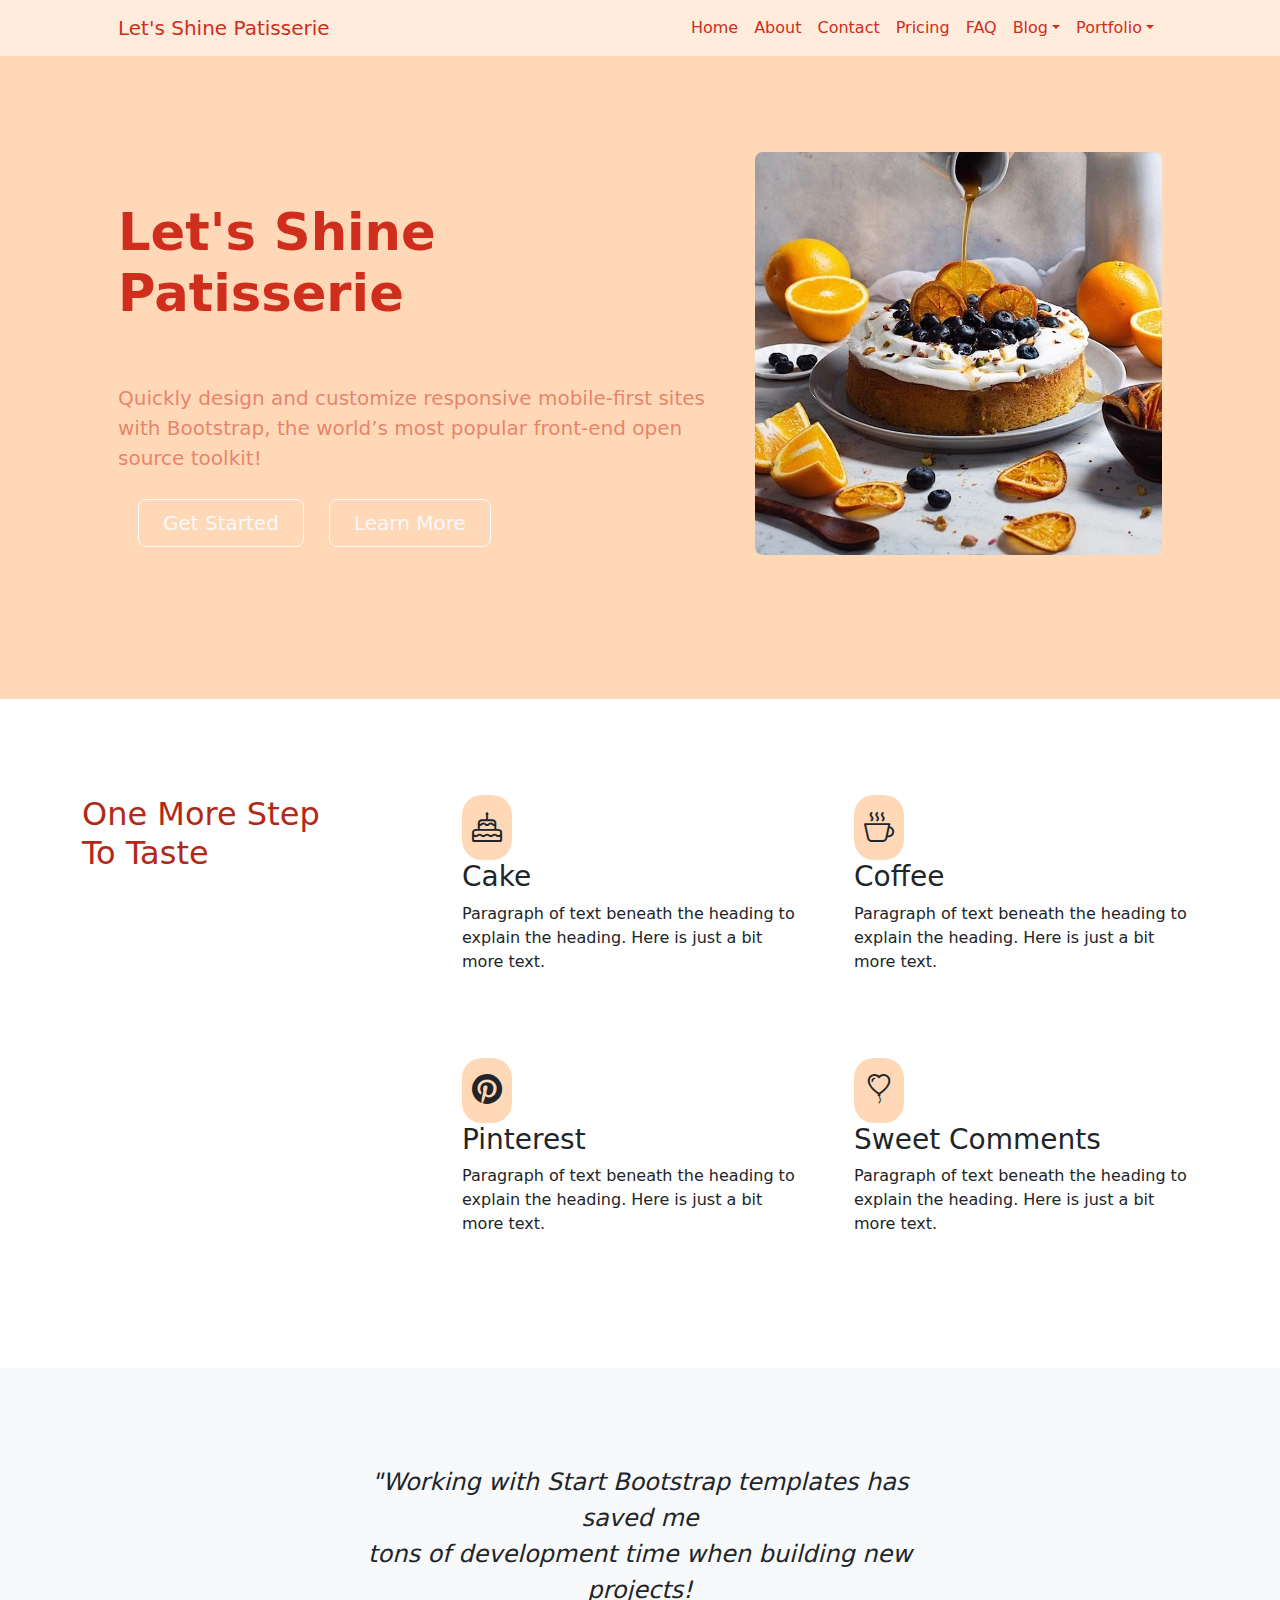
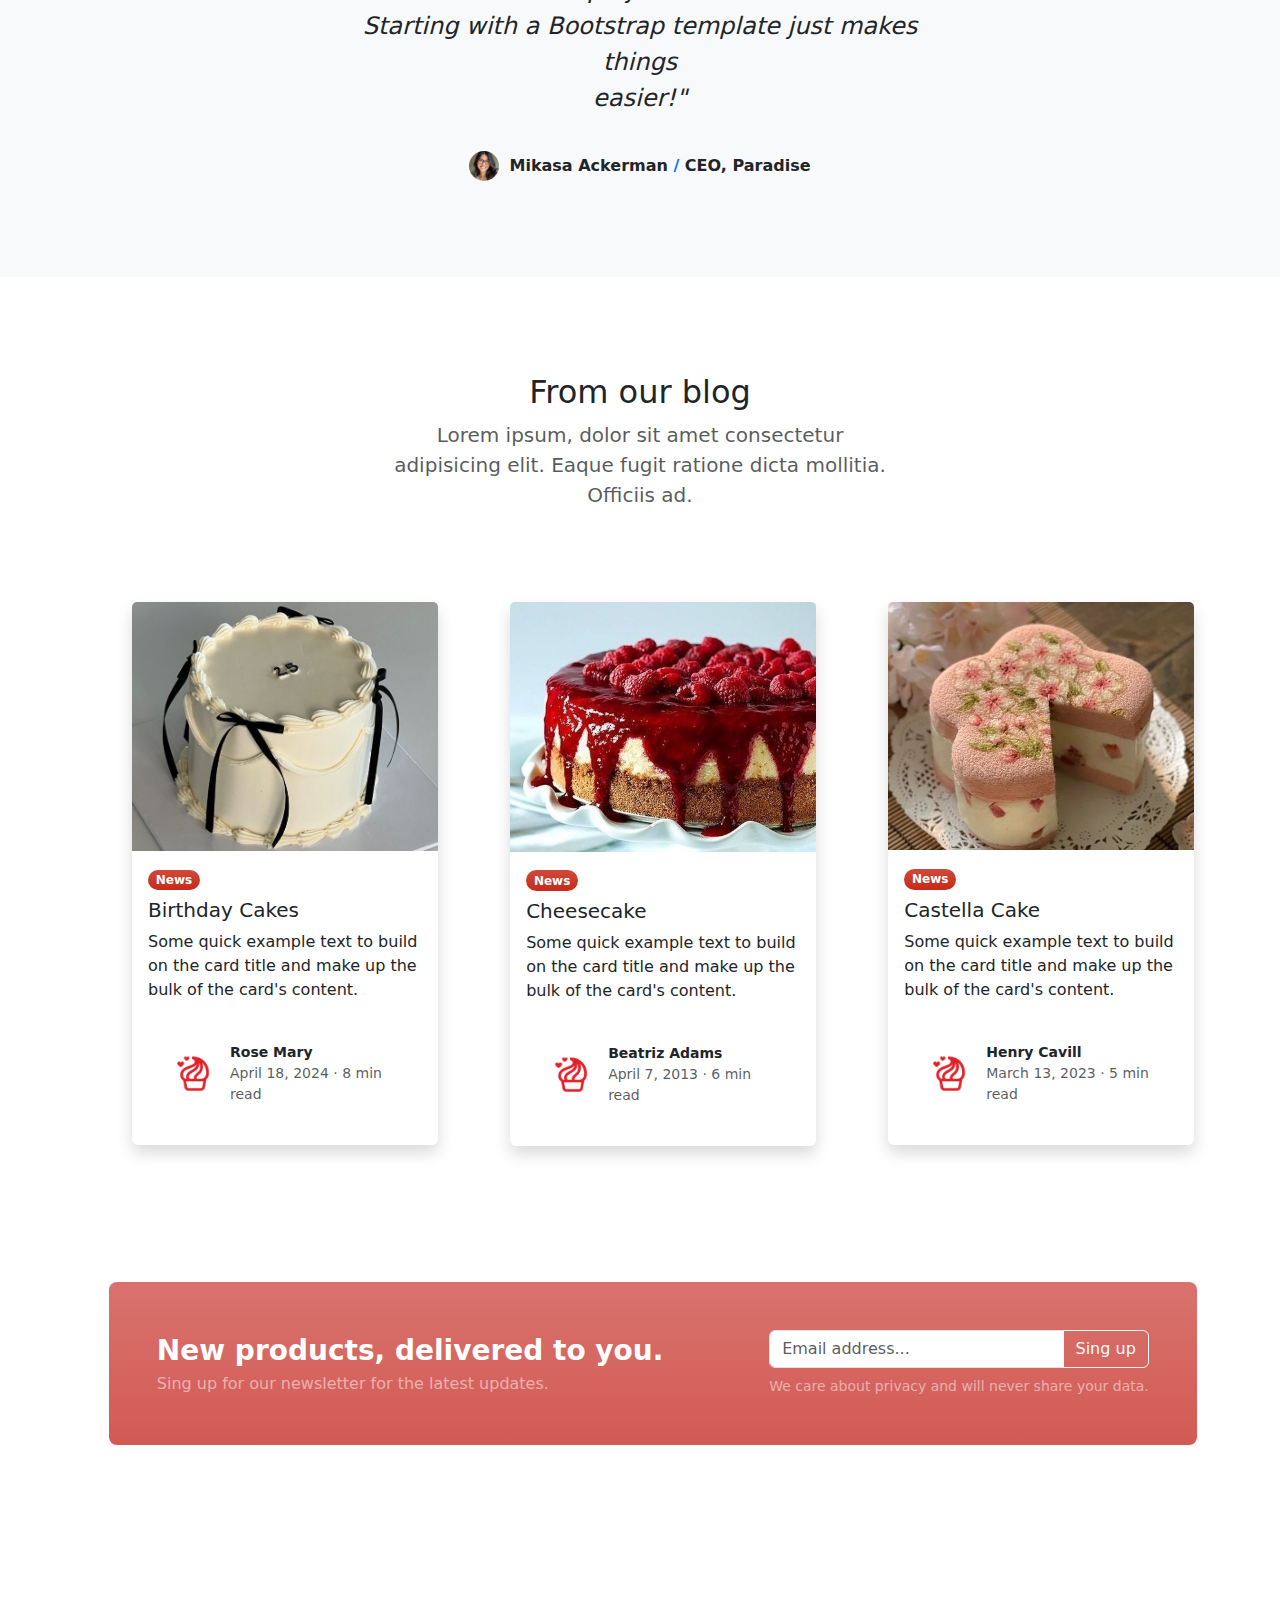
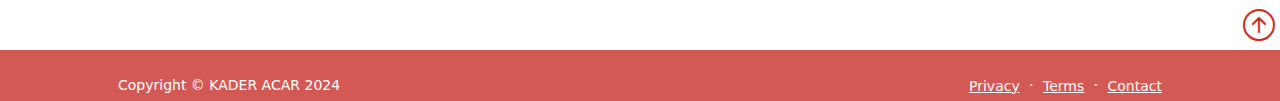
<file: index.html>
<!DOCTYPE html>
<html lang="en">
  <head>
    <meta charset="UTF-8" />
    <meta name="viewport" content="width=device-width, initial-scale=1.0" />
    <link rel="stylesheet" href="style.css" />
    <link href="https://cdn.jsdelivr.net/npm/bootstrap@5.3.3/dist/css/bootstrap.min.css"rel="stylesheet"integrity="sha384-QWTKZyjpPEjISv5WaRU9OFeRpok6YctnYmDr5pNlyT2bRjXh0JMhjY6hW+ALEwIH"crossorigin="anonymous"/>
    <link rel="stylesheet" href="https://cdn.jsdelivr.net/npm/bootstrap-icons@1.11.3/font/bootstrap-icons.min.css">
    
    <title>Let's Shine Patisserie</title>
    
  </head>
  <body>
    <main class="flex-shrink-0">
    <nav class=" nav-bar navbar navbar-expand-lg  ">
      <div class="container px-5">
        <a class="navbar-brand" href="index.html">Let's Shine Patisserie</a>
        <button
          class="navbar-toggler"type="button"data-bs-toggle="collapse"data-bs-target="#navbarSupportedContent"aria-controls="navbarSupportedContent"aria-expanded="false" aria-label="Toggle navigation">
          <span class="navbar-toggler-icon"></span>
        </button>
        <div class="collapse navbar-collapse" id="navbarSupportedContent">
          <ul class="navbar-nav ms-auto mb-2 mb-lg-0">
            <li class="nav-item"><a class="nav-link" href="index.html">Home</a></li>
            <li class="nav-item"><a class="nav-link" href="about.html">About</a></li>
            <li class="nav-item"><a class="nav-link" href="contact.html">Contact</a></li>
            <li class="nav-item"><a class="nav-link" href="pricing.html">Pricing</a></li>
            <li class="nav-item"><a class="nav-link" href="faq.html">FAQ</a></li>
            <li class="nav-item dropdown"><a class="nav-link dropdown-toggle" id="navbarDropdownBlog" href="#" role="button"data-bs-toggle="dropdown" aria-expanded="false">Blog</a>
              <ul class="dropdown-menu dropdown-menu-end" aria-labelledby="navbarDropdownBlog">
                <li><a class="dropdown-item" href="blog-home.html">Blog Home</a></li>
                <li><a class="dropdown-item" href="blog-post.html">Blog Post</a></li>
              </ul>
            </li>
            <li class="nav-item dropdown">
              <a class="nav-link dropdown-toggle" id="navbarDropdownPortfolio" href="#" role="button" data-bs-toggle="dropdown"aria-expanded="false">Portfolio</a>
              <ul class="dropdown-menu dropdown-menu-end" aria-labelledby="navbarDropdownPortfolio"><li><a class="dropdown-item" href="portfolio-overview.html">Portfolio Overview</a></li>
                <li><a class="dropdown-item" href="portfolio-item.html">Portfolio Item</a></li>
              </ul>
            </li>
          </ul>
        </div>
      </div>
    </nav>

          <div class="head-1 py-5 text-white ">
            <div class="container px-5" >
            <div class="row gx-5 align-items:center pb-5">
              <div class="col-lg-8 col-xl-7 col-xxl-6">
                <h1 class="heads-2">Let's Shine Patisserie</h1>
                <p class="prg-1">Quickly design and customize responsive mobile-first sites <br>with Bootstrap, the world’s most popular front-end open <br>source toolkit!</p>
                  <a href="#" class=" but-on btn btn-lg btn-outline-light px-4 mr-6 py-2">Get Started</a>
                  <a href="#" class=" but-on btn btn-outline-light btn-lg px-4 mr-6"> Learn More</a>
                 
        
                 
                </div>
                <div class="col-xl-5 col-xxl-6 d-none d-xl-block text-center ms-right"><img class="img-fluid rounded-3 my-5 " src="/img/9 Cake Recipes You'll Want to Bake & Eat Immediately.jpg" alt="image" /></div>
                </div>     
          </div>
        </div>
      </header>

          <div class="bo-dy py-5">
            <div class="container align-items:center ">
              <div class="row">
                <div class="col-lg-4 mb-5">
                  <h2 class="pt-5 he-ad ">One More Step <br>To Taste</h2></div>

                  <div class="col-lg-8">
                  
                  <div class="row gx-5 row-cols-1 row-cols-md-2 mt-5">
                <div class="col mb-5 h-100 icon-i">
                  <div class="feature text-center"><i class="bi bi-cake"></i></div>
                      <h3 >Cake</h3>
                      <p class="title-4">Paragraph of text beneath the heading to explain the heading. Here is just a bit more text.</p>
                    </div>
                    
                    <div class="col mb-5 h-100 icon-i">
                      <div class="feature text-center"><i class="bi bi-cup-hot"></i></div>
                          <h3>Coffee</h3>
                          <p class="title-4">Paragraph of text beneath the heading to explain the heading. Here is just a bit more text.</p>
                        </div>

                        <div class="col mb-5 h-100 icon-i">
                          <div class="feature text-center"><i class="bi bi-pinterest"></i></div>
                              <h3>Pinterest</h3>
                              <p class="title-4">Paragraph of text beneath the heading to explain the heading. Here is just a bit more text.</p>
                            </div>

                            <div class="col mb-5 h-100 icon-i">
                              <div class="feature text-center"><i class="bi bi-balloon-heart"></i></div>
                                  <h3>Sweet Comments</h3>
                                  <p class="title-4">Paragraph of text beneath the heading to explain the heading. Here is just a bit more text.</p>
                                </div>
                </div>
              </div>
            </div>
          </div>
        </div>
  </div>

            <div class="py-5 bg-light">
              <div class="container px-5 my-5">
                <div class="row justify-content-center">
                  <div class="col-lg-10 col-xl-7">
                    <div class="wor-ky">"Working with Start Bootstrap templates has saved me <br>tons of development time when building new projects! <br>Starting with a Bootstrap template just makes things <br>easier!"</div>
                  </div>

                <div class="d-flex align-items-center justify-content-center">
                  <img class="rounded-circle levi " src="/img/w-2.jpg" alt="Mikasa"> 
                  <div class="fw-bold">
                    Mikasa Ackerman
                    <span class="text-primary fw-bold">/</span>
                      CEO, Paradise
                  </div>
                </div>
                </div>
              </div>
            </div>
            
           <section class="py-5 ">
            <div class="container px-5 my-5 ">
              <div class="row gx-5 justify-content-center">
                <div class="col-lg-8 col-xl-6">
                  <div class="text-center">
                    <h2 class="">From our blog</h2>
                    <p class="lead fw-normal text-muted mb-1">Lorem ipsum, dolor sit amet consectetur adipisicing elit. Eaque fugit ratione dicta mollitia. Officiis ad.</p>

                  </div>
                </div>
              </div>
            </div>

              <div class="d-flex justify-content-center card-1">
             <div class="row gx-5">
              <div class="col-md-4 mb-5">
                <div class="container card-1">
                <div class="card shadow border-0" >
                  <a href="birthday-cake.html"><img src="/img/indir.jpg" class="card-img-top img-fluid" alt="Birthday Cakes"></a>
                  <div class="card-body">
                    <div class="badge-bg badge  bg-gradient rounded-pill mb-2">News</div>
                    <h5 class="card-title">Birthday Cakes</h5>
                    <p class="card-text">Some quick example text to build on the card title and make up the bulk of the card's content.</p><br>
                    <div class="card-footer p-4 pt-0 bg-transparent border-top-0">
                      <div class="d-flex align-items-end justify-content-between">
                          <div class="d-flex align-items-center">
                              <img class="rounded-circle me-3" src="/img/logo.png" alt="..." />
                              <div class="small">
                                  <div class="fw-bold">Rose Mary</div>
                                  <div class="text-muted">April 18, 2024 &middot; 8 min read</div>
                              </div>
                          </div>
                      </div>
                  </div>
                  </div>
                </div>
              </div>
              </div>
           
            <div class="col-md-4 mb-5">
              <div class="container  card-1"> 
              <div class="card shadow border-0" >
              <a href="/cheesecake.html" ><img src="/img/12456.jpg" class="card-img-top img-fluid" alt="Cheesecake"></a>
                <div class="card-body">
                  <div class="badge-bg  badge bg-gradient rounded-pill mb-2">News</div>
                  <h5 class="card-title">Cheesecake</h5>
                  <p class="card-text">Some quick example text to build on the card title and make up the bulk of the card's content.</p><br>
                  <div class="card-footer p-4 pt-0 bg-transparent border-top-0">
                    <div class="d-flex align-items-end justify-content-between">
                        <div class="d-flex align-items-center">
                            <img class="rounded-circle me-3" src="/img/logo.png" alt="..." />
                            <div class="small">
                                <div class="fw-bold">Beatriz Adams</div>
                                <div class="text-muted">April 7, 2013 &middot; 6 min read</div>
                            </div>
                        </div>
                    </div>
                </div>
                </div>
              </div>
            </div>           
        </div>
                <div class="col-md-4 mb-5">
                  <div class="container card-1">
                  <div class="card shadow border-0" >
               <a href="/castella-cake.html"><img src="/img/kiki.jpg" class="card-img-top img-fluid" alt="..."></a>
                  <div class="card-body ">
                  <div class=" badge-bg badge bg-gradient rounded-pill mb-2">News</div>
                 <h5 class="card-title">Castella Cake</h5>
                 <p class="card-text">Some quick example text to build on the card title and make up the bulk of the card's content.</p><br>
                 <div class="card-footer p-4 pt-0 bg-transparent border-top-0">
                  <div class="d-flex align-items-end justify-content-between">
                      <div class="d-flex align-items-center">
                          <img class="rounded-circle me-3" src="/img/logo.png" alt="..." />
                          <div class="small">
                              <div class="fw-bold">Henry Cavill</div>
                              <div class="text-muted">March 13, 2023 &middot; 5 min read</div>
                          </div>
                      </div>
                  </div>
              </div>
                </div>
               </div>
               </div>
               </div>
              </div>
            </div>
           
          <aside class="sing-up  bg-gradient rounded-3 p-4 p-sm-5 mt-5">
            <div class="d-flex align-items-center justify-content-between flex-column flex-xl-row text-center text-xl-start">
            <div class="mb-4 mb-xl-0">
              <div class="fs-3 fw-bold text-white">New products, delivered to you.</div>
              <div class="text-white-50">Sing up for our newsletter for the latest updates.</div>
            </div>

            <div class="ms-xl-4">
              <div class="input-group mb-2">
                <input class="form-control" type="text" placeholder="Email address..." aria-label="Email address..." aria-describedby="button-newsletter" />
                <button class="btn btn-outline-light" id="button-newsletter" type="button">Sing up</button>
                </div>
                <div class="small text-white-50">We care about privacy and will never share your data.</div>
            </div>
            </div>       
          </aside> 
        </div>
          </section> 
          
              <div class=" text-end ">
                <a href="http://127.0.0.1:5500/index.html"><i class="but-up bi-arrow-up-circle"></i></a>
            </div>

          <footer class="footer-1 py-4 mt-auto">
            <div class="container px-5">
                <div class="row align-items-center justify-content-between flex-column flex-sm-row">
                    <div class="col-auto"><div class="small m-0 text-white">Copyright &copy; KADER ACAR 2024</div></div>
                    <div class="col-auto">
                        <a class="link-light small" href="#!">Privacy</a>
                        <span class="text-white mx-1">&middot;</span>
                        <a class="link-light small" href="#!">Terms</a>
                        <span class="text-white mx-1">&middot;</span>
                        <a class="link-light small" href="#!">Contact</a>
                    </div>
                </div>
            </div>
        </footer>
           
      </main>          
    <script src="https://cdn.jsdelivr.net/npm/bootstrap@5.3.3/dist/js/bootstrap.bundle.min.js" integrity="sha384-YvpcrYf0tY3lHB60NNkmXc5s9fDVZLESaAA55NDzOxhy9GkcIdslK1eN7N6jIeHz" crossorigin="anonymous"></script>
  </body>
</html>
</file>
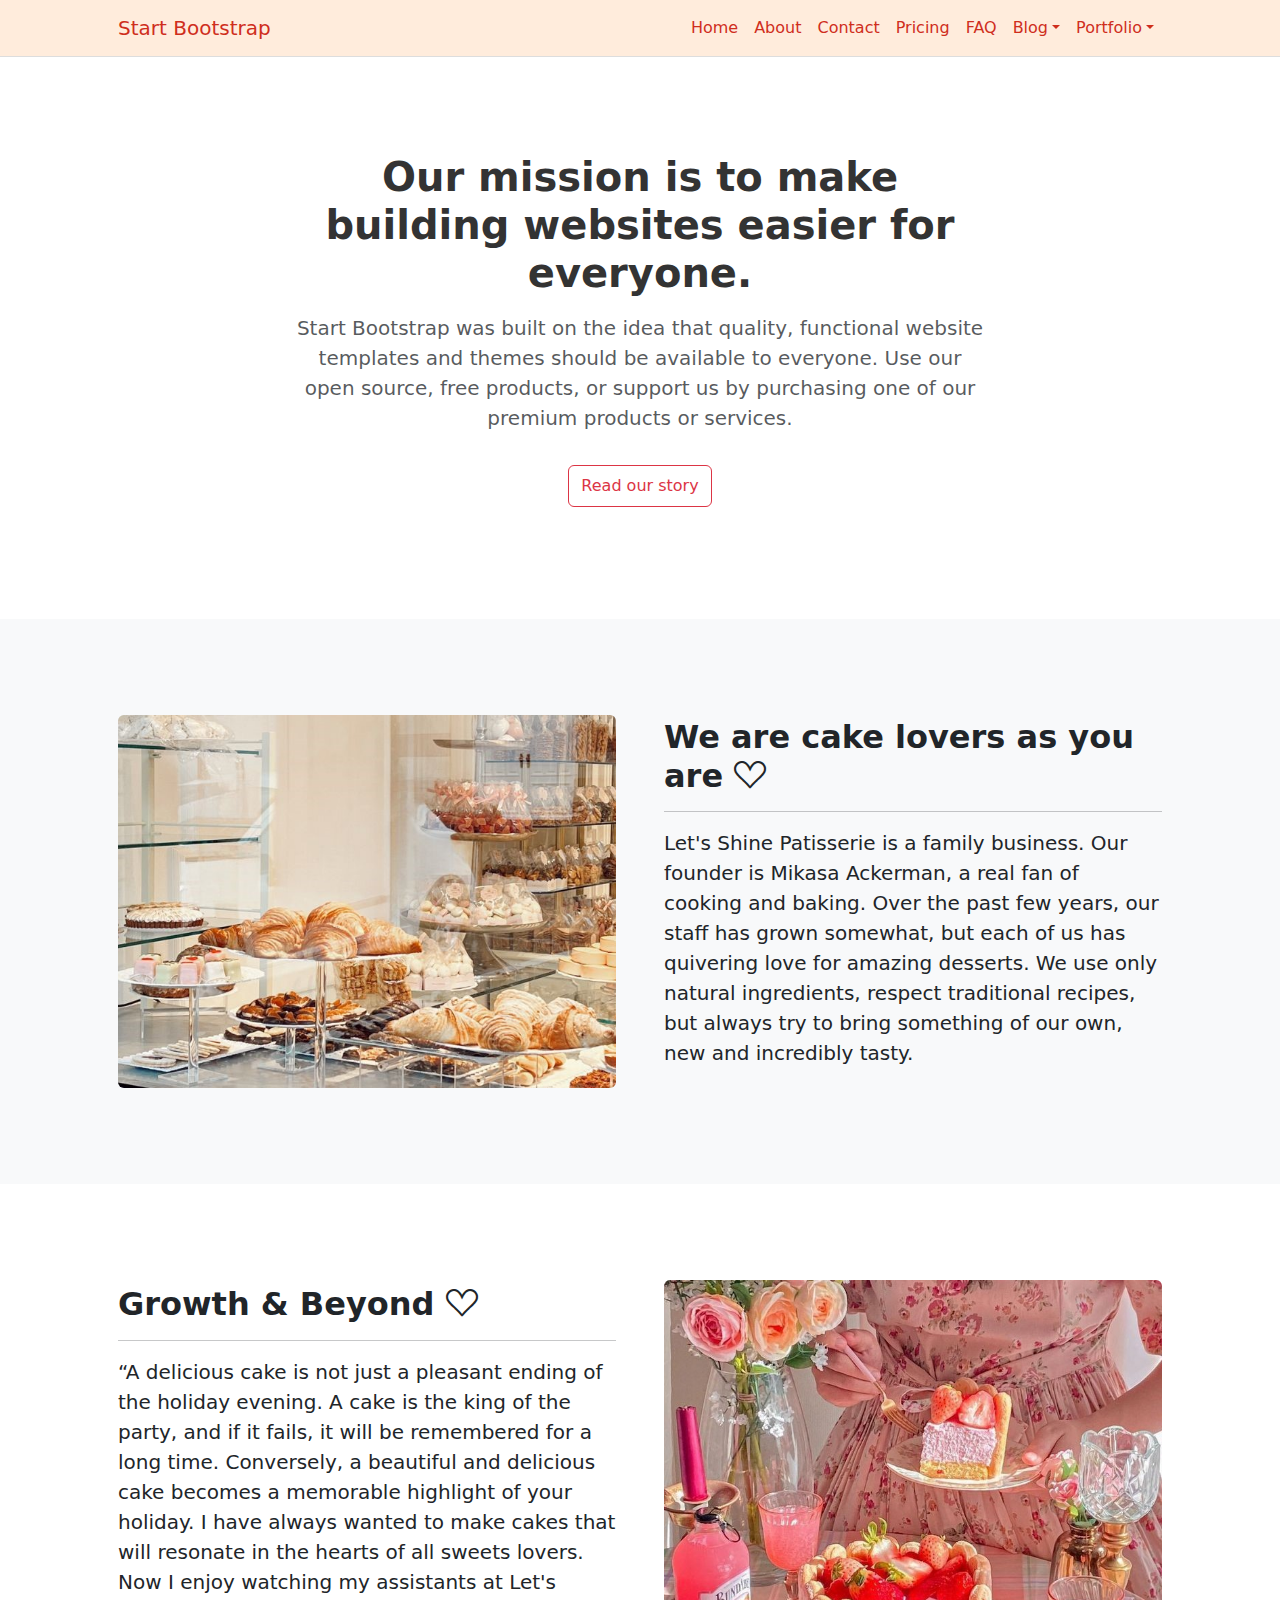
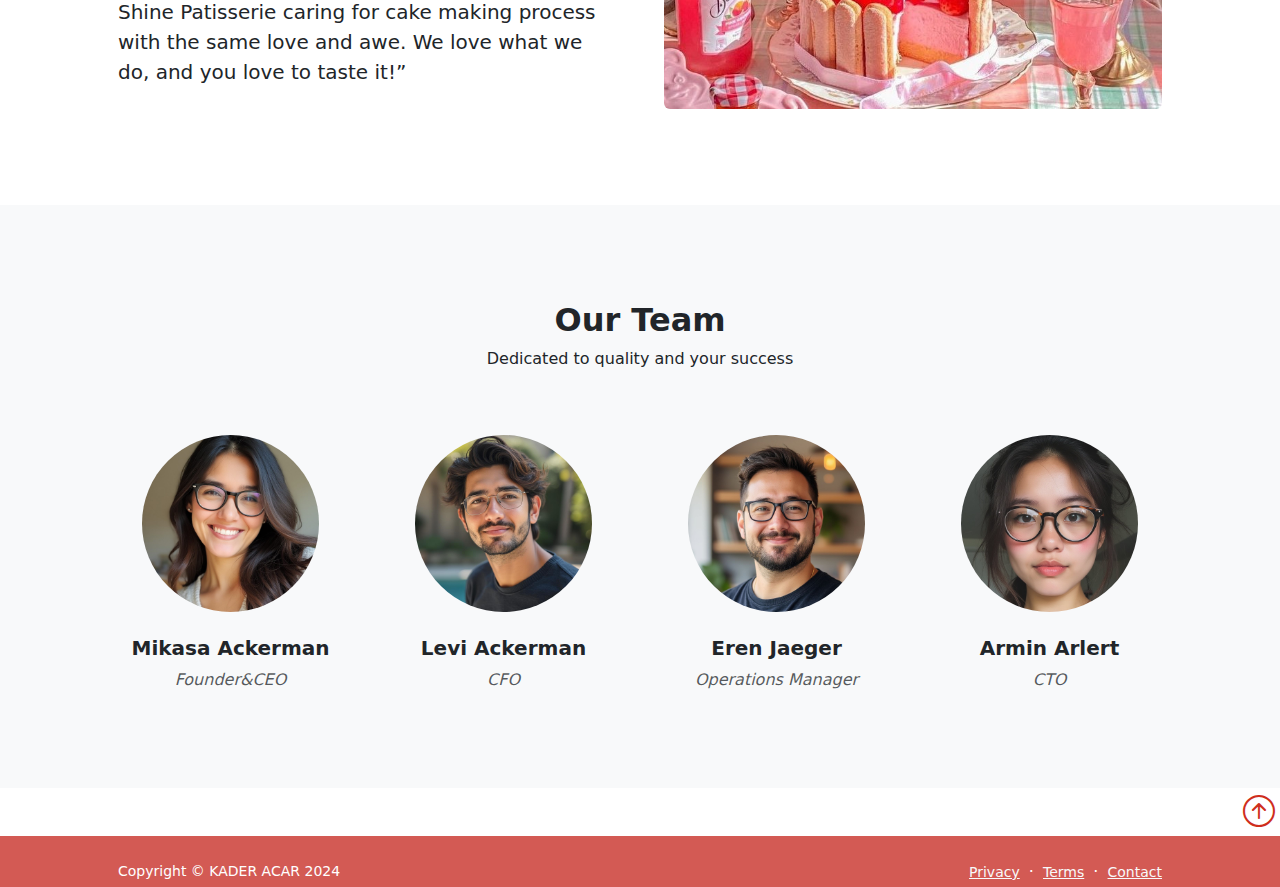
<file: about.html>
<!DOCTYPE html>
<html lang="en">
<head>
    <meta charset="UTF-8">
    <meta name="viewport" content="width=device-width, initial-scale=1.0">
    <link rel="stylesheet" href="style.css" />
    <link href="https://cdn.jsdelivr.net/npm/bootstrap@5.3.3/dist/css/bootstrap.min.css"rel="stylesheet"integrity="sha384-QWTKZyjpPEjISv5WaRU9OFeRpok6YctnYmDr5pNlyT2bRjXh0JMhjY6hW+ALEwIH"crossorigin="anonymous"/>
    <link rel="stylesheet" href="https://cdn.jsdelivr.net/npm/bootstrap-icons@1.11.3/font/bootstrap-icons.min.css">
    <title>about</title>
</head>
<body>
    <main class="flex-shrink-0">
    <nav class=" nav-bar navbar navbar-expand-lg  ">
      <div class="container px-5">
        <a class="navbar-brand" href="index.html">Start Bootstrap</a>
        <button
          class="navbar-toggler"type="button"data-bs-toggle="collapse"data-bs-target="#navbarSupportedContent"aria-controls="navbarSupportedContent"aria-expanded="false" aria-label="Toggle navigation">
          <span class="navbar-toggler-icon"></span>
        </button>
        <div class="collapse navbar-collapse" id="navbarSupportedContent">
          <ul class="navbar-nav ms-auto mb-2 mb-lg-0">
            <li class="nav-item"><a class="nav-link" href="index.html">Home</a></li>
            <li class="nav-item"><a class="nav-link" href="about.html">About</a></li>
            <li class="nav-item"><a class="nav-link" href="contact.html">Contact</a></li>
            <li class="nav-item"><a class="nav-link" href="pricing.html">Pricing</a></li>
            <li class="nav-item"><a class="nav-link" href="faq.html">FAQ</a></li>
            <li class="nav-item dropdown"><a class="nav-link dropdown-toggle" id="navbarDropdownBlog" href="#" role="button"data-bs-toggle="dropdown" aria-expanded="false">Blog</a>
              <ul class="dropdown-menu dropdown-menu-end" aria-labelledby="navbarDropdownBlog">
                <li><a class="dropdown-item" href="blog-home.html">Blog Home</a></li>
                <li><a class="dropdown-item" href="blog-post.html">Blog Post</a></li>
              </ul>
            </li>
            <li class="nav-item dropdown">
              <a class="nav-link dropdown-toggle" id="navbarDropdownPortfolio" href="#" role="button" data-bs-toggle="dropdown"aria-expanded="false">Portfolio</a>
              <ul class="dropdown-menu dropdown-menu-end" aria-labelledby="navbarDropdownPortfolio"><li><a class="dropdown-item" href="portfolio-overview.html">Portfolio Overview</a></li>
                <li><a class="dropdown-item" href="portfolio-item.html">Portfolio Item</a></li>
              </ul>
            </li>
          </ul>
        </div>
      </div>
    </nav>

            <header class=" mission-section py-5 ">
            <div class="container px-5">
            <div class="row justify-content-center">
            <div class="col-lg-8 col-xxl-6">
            <div class="text-center my-5">
                <h1 class="fw-bolder mb-3">Our mission is to make building websites easier for everyone.</h1>
                <p class="lead text-muted" >Start Bootstrap was built on the idea that quality, functional website templates and themes should be available to everyone. Use our open source, free products, or support us by purchasing one of our premium products or services.</p>
                <a class=" btn btn-outline-danger m-3 py-2" href="#scroll-target">Read our story</a>
            </div>
            </div>
            </div>
            </div>
        </header>

        <section class="py-5 bg-light" id="scroll-target">
            <div class="container px-5 my-5">
                <div class="row gx-5 align-items-center">
                    <div class="col-lg-6"> <img class="img-fluid rounded mb-5 mb-lg-0" src="/img/Patisseriee.jpg" alt="patisserie"></div>
                    <div class="col-lg-6">
                        <h2 class=" fw-bolder">We are cake lovers as you are <i class="bi bi-suit-heart"></i></h2> <hr>
                        <p class="lead">Let's Shine Patisserie is a family business. Our founder is Mikasa Ackerman, a real fan of cooking and baking. Over the past few years, our staff has grown somewhat, but each of us has quivering love for amazing desserts. We use only natural ingredients, respect traditional recipes, but always try to bring something of our own, new and incredibly tasty.</p>
                    </div>
                </div>
            </div>
        </section>

        <section class="py-5 align-items-end" >
            <div class="container px-5 my-5">
                <div class="row gx-5 align-items-center">
                    <div class="col-lg-6 order-first order-lg-last"> <img class="img-fluid rounded mb-5 mb-lg-0" src="/img/peachy.jpg" alt="patisserie"></div>
                    <div class="col-lg-6">
                        <h2 class=" fw-bolder">Growth & Beyond <i class="bi bi-suit-heart"></i></h2> <hr>
                        <p class="lead">“A delicious cake is not just a pleasant ending of the holiday evening. A cake is the king of the party, and if it fails, it will be remembered for a long time. Conversely, a beautiful and delicious cake becomes a memorable highlight of your holiday. I have always wanted to make cakes that will resonate in the hearts of all sweets lovers. Now I enjoy watching my assistants at Let's Shine Patisserie caring for cake making process with the same love and awe. We love what we do, and you love to taste it!”</p>
                    </div>
                </div>
            </div>
        </section>

          <section>
            <div class="py-5 bg-light">
              <div class="container px-5 my-5">
                  <div class="text-center">
                  <h2 class="fw-bold ">Our Team</h2>
                  <p class="align-items-center pb-5">Dedicated to quality and your success</p>
                </div>

             <div class="row gx-5 row-cols-1 row-cols-sm-2 row-cols-xl-4 justify-content-center">
              <div class="col mb-5 mb-5 mb-xl-0">
                <div class="text-center">
                <img class="img-fluid rounded-circle mb-4 px-4" src="/img/w-2.jpg" alt="mikasa">
                <h5 class="fw-bolder">Mikasa Ackerman</h5>
                <div class="fst-italic text-muted"> Founder&CEO</div>
                </div>
              </div>

              <div class="col mb-5 mb-5 mb-xl-0">
                <div class="text-center">
                <img class="img-fluid rounded-circle mb-4 px-4" src="/img/m-1.jpg" alt="levi">
                <h5 class="fw-bolder">Levi Ackerman</h5>
                <div class="fst-italic text-muted"> CFO</div>
                </div>
              </div>

              <div class="col mb-5 mb-5 mb-xl-0">
                <div class="text-center">
                <img class="img-fluid rounded-circle mb-4 px-4" src="/img/m-2.jpg" alt="eren">
                <h5 class="fw-bolder">Eren Jaeger</h5>
                <div class="fst-italic text-muted"> Operations Manager</div>
                </div>
              </div>

              <div class="col mb-5 mb-5 mb-xl-0">
                <div class="text-center">
                <img class="img-fluid rounded-circle mb-4 px-4" src="/img/w-1.jpg" alt="armin">
                <h5 class="fw-bolder">Armin Arlert</h5>
                <div class="fst-italic text-muted"> CTO</div>
                </div>
              </div>
            </div>
            </div>
            </div>
             </div>   
                </div>
                </div>
          </section>

          <div class="text-end">
            <a href="http://127.0.0.1:5500/about.html"><i class=" but-up bi bi-arrow-up-circle"></i></a>
        </div>

          <footer class="footer-1 py-4 mt-auto">
            <div class="container px-5">
                <div class="row align-items-center justify-content-between flex-column flex-sm-row">
                    <div class="col-auto"><div class="small m-0 text-white">Copyright &copy; KADER ACAR 2024</div></div>
                    <div class="col-auto">
                        <a class="link-light small" href="#!">Privacy</a>
                        <span class="text-white mx-1">&middot;</span>
                        <a class="link-light small" href="#!">Terms</a>
                        <span class="text-white mx-1">&middot;</span>
                        <a class="link-light small" href="#!">Contact</a>
                    </div>
                </div>
            </div>
        </footer>
      </main>

    <script src="https://cdn.jsdelivr.net/npm/bootstrap@5.3.3/dist/js/bootstrap.bundle.min.js" integrity="sha384-YvpcrYf0tY3lHB60NNkmXc5s9fDVZLESaAA55NDzOxhy9GkcIdslK1eN7N6jIeHz" crossorigin="anonymous"></script>
</body>
</html>
</file>
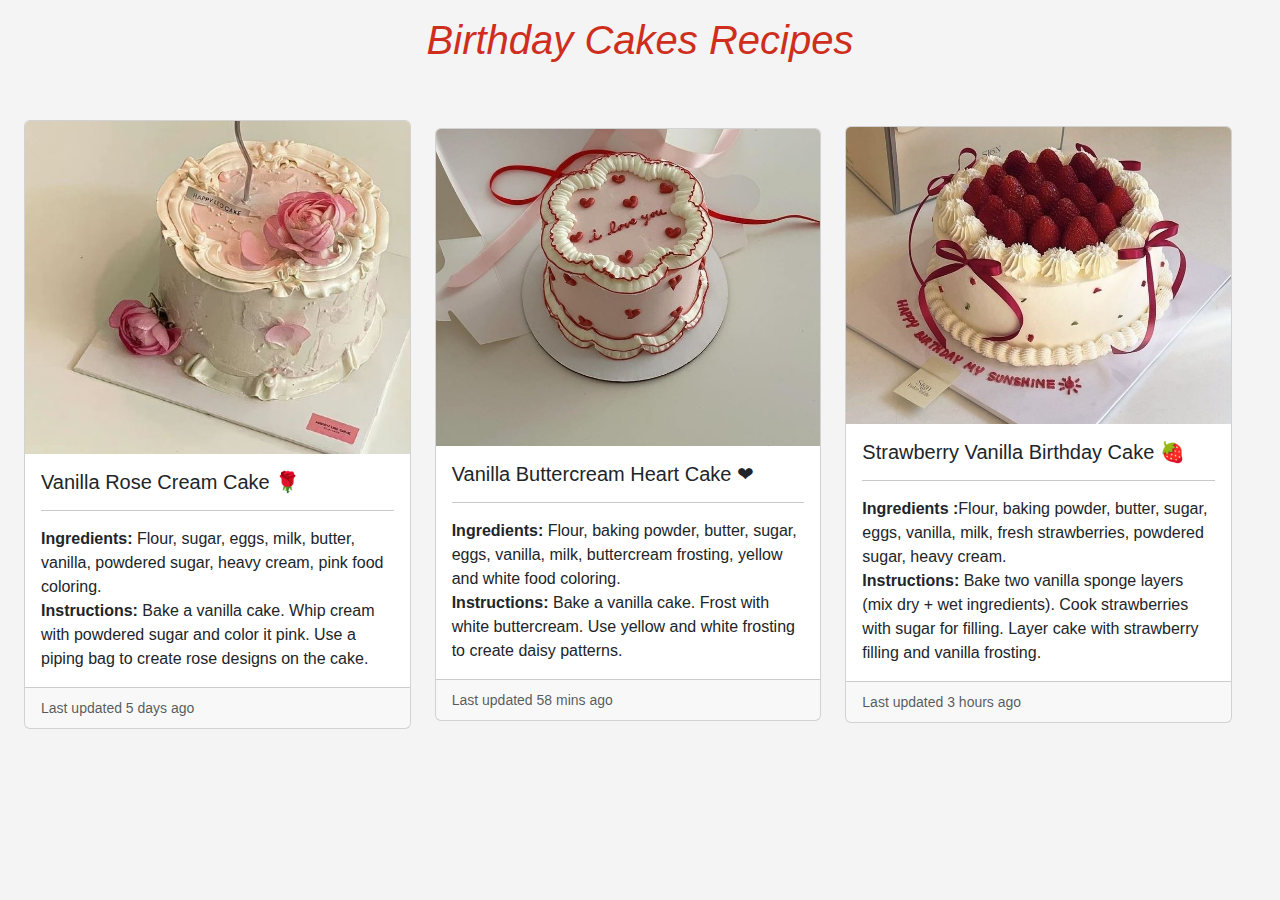
<file: birthday-cake.html>
<!DOCTYPE html>
<html lang="en">
<head>
    <meta charset="UTF-8">
    <meta name="viewport" content="width=device-width, initial-scale=1.0">
    <link href="https://cdn.jsdelivr.net/npm/bootstrap@5.3.3/dist/css/bootstrap.min.css" rel="stylesheet" integrity="sha384-QWTKZyjpPEjISv5WaRU9OFeRpok6YctnYmDr5pNlyT2bRjXh0JMhjY6hW+ALEwIH" crossorigin="anonymous">
    <link rel="stylesheet" href="style.css">
    <title>Recipes-Birthday</title>
</head>
<body>
    
    <div class="birthday-cards-header text-center">
        <h2 class="fs-1 fst-italic">Birthday Cakes Recipes</h2>
    </div>

    <div class="birthday-cards row row-cols-md-3 ">
        <div class="col">
          <div class="card ">
            <img src="/img/1254.jpg" class="card-img-top" alt="...">
            <div class="card-body">
              <h5 class="card-title">Vanilla Rose Cream Cake 🌹</h5><hr>
              <p class="card-text">
              <b>Ingredients:</b> Flour, sugar, eggs, milk, butter, vanilla, powdered sugar, heavy cream, pink food coloring. <br>
              <b>Instructions:</b> Bake a vanilla cake. Whip cream with powdered sugar and color it pink. Use a piping bag to create rose designs on the cake.
              </p>
            </div>
            <div class="card-footer">
              <small class="text-body-secondary">Last updated 5 days ago</small>
            </div>
          </div>
        </div>
        <div class="col">
          <div class="card ">
            <img src="/img/pembiş.jpg" class="card-img-top" alt="...">
            <div class="card-body">
              <h5 class="card-title">Vanilla Buttercream Heart Cake ❤︎</h5><hr>
              <p class="card-text">
              <b>Ingredients:</b> Flour, baking powder, butter, sugar, eggs, vanilla, milk, buttercream frosting, yellow and white food coloring.<br>
              <b>Instructions:</b> Bake a vanilla cake. Frost with white buttercream. Use yellow and white frosting to create daisy patterns.
              </p>
            </div>
            <div class="card-footer">
              <small class="text-body-secondary">Last updated 58 mins ago</small>
            </div>
          </div>
        </div>
        <div class="col">
          <div class="card">
            <img src="/img/çilekli2.jpg" class="card-img-top" alt="..." >
            <div class="card-body" >
              <h5 class="card-title">Strawberry Vanilla Birthday Cake 🍓</h5><hr>
              <p class="card-text">
                <b>Ingredients :</b>Flour, baking powder, butter, sugar, eggs, vanilla, milk, fresh strawberries, powdered sugar, heavy cream. <br>
                <b>Instructions:</b> Bake two vanilla sponge layers (mix dry + wet ingredients). Cook strawberries with sugar for filling. Layer cake with strawberry filling and vanilla frosting.
              </p>
            </div>
            <div class="card-footer">
              <small class="text-body-secondary">Last updated 3 hours ago</small>
            </div>
          </div>
        </div>
      </div>


<script src="https://cdn.jsdelivr.net/npm/bootstrap@5.3.3/dist/js/bootstrap.bundle.min.js" integrity="sha384-YvpcrYf0tY3lHB60NNkmXc5s9fDVZLESaAA55NDzOxhy9GkcIdslK1eN7N6jIeHz" crossorigin="anonymous"></script>
</body>
</html>
</file>
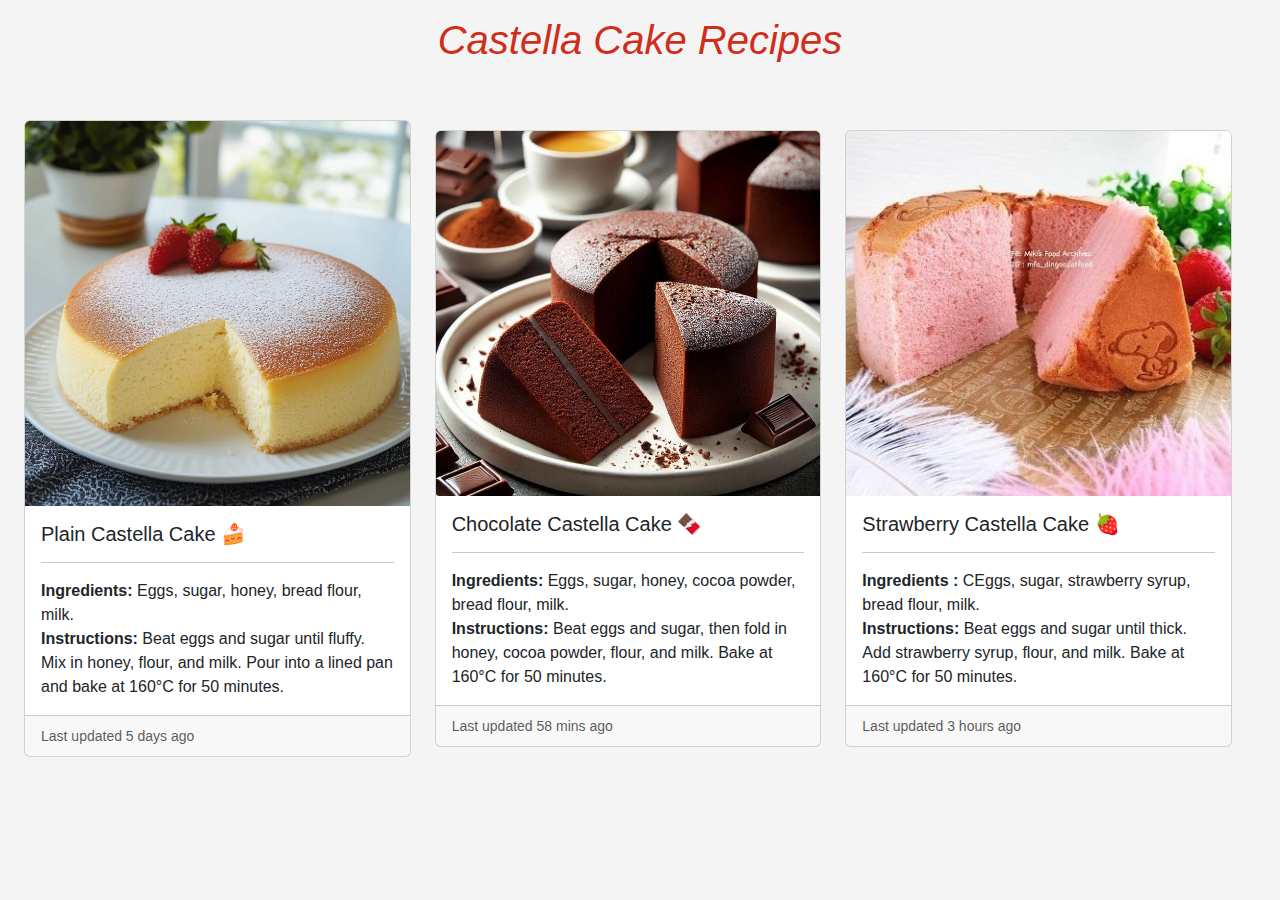
<file: castella-cake.html>
<!DOCTYPE html>
<html lang="en">
<head>
    <meta charset="UTF-8">
    <meta name="viewport" content="width=device-width, initial-scale=1.0">
    <link href="https://cdn.jsdelivr.net/npm/bootstrap@5.3.3/dist/css/bootstrap.min.css" rel="stylesheet" integrity="sha384-QWTKZyjpPEjISv5WaRU9OFeRpok6YctnYmDr5pNlyT2bRjXh0JMhjY6hW+ALEwIH" crossorigin="anonymous">
    <link rel="stylesheet" href="style.css">
    <title>Recipes-Castella</title>
</head>
<body>
    <div class="Castella-cards-header text-center">
        <h2 class="fs-1 fst-italic">Castella Cake Recipes</h2>
    </div>

    <div class="Castella-cards row row-cols-md-3 ">
        <div class="col">
          <div class="card ">
            <img src="/img/vanilla-castella.jpg" class="card-img-top" alt="...">
            <div class="card-body">
              <h5 class="card-title"> Plain Castella Cake 🍰</h5><hr>
              <p class="card-text">
              <b>Ingredients:</b> Eggs, sugar, honey, bread flour, milk.<br>
              <b>Instructions:</b> Beat eggs and sugar until fluffy. Mix in honey, flour, and milk. Pour into a lined pan and bake at 160°C for 50 minutes.
              </p>
            </div>
            <div class="card-footer">
              <small class="text-body-secondary">Last updated 5 days ago</small>
            </div>
          </div>
        </div>
        <div class="col">
          <div class="card ">
            <img src="/img/chocolate-castella.jpg" class="card-img-top" alt="...">
            <div class="card-body">
              <h5 class="card-title">Chocolate Castella Cake 🍫</h5><hr>
              <p class="card-text">
              <b>Ingredients:</b> Eggs, sugar, honey, cocoa powder, bread flour, milk.<br>
              <b>Instructions:</b> Beat eggs and sugar, then fold in honey, cocoa powder, flour, and milk. Bake at 160°C for 50 minutes.
              </p>
            </div>
            <div class="card-footer">
              <small class="text-body-secondary">Last updated 58 mins ago</small>
            </div>
          </div>
        </div>
        <div class="col">
          <div class="card">
            <img src="/img/strawberry-castella.jpg" class="card-img-top" alt="..." >
            <div class="card-body" >
              <h5 class="card-title">Strawberry Castella Cake 🍓</h5><hr>
              <p class="card-text">
                <b>Ingredients :</b> CEggs, sugar, strawberry syrup, bread flour, milk.<br>
                <b>Instructions:</b> Beat eggs and sugar until thick. Add strawberry syrup, flour, and milk. Bake at 160°C for 50 minutes.
              </p>
            </div>
            <div class="card-footer">
              <small class="text-body-secondary">Last updated 3 hours ago</small>
            </div>
          </div>
        </div>
      </div>


<script src="https://cdn.jsdelivr.net/npm/bootstrap@5.3.3/dist/js/bootstrap.bundle.min.js" integrity="sha384-YvpcrYf0tY3lHB60NNkmXc5s9fDVZLESaAA55NDzOxhy9GkcIdslK1eN7N6jIeHz" crossorigin="anonymous"></script>
</body>
</html>
</file>
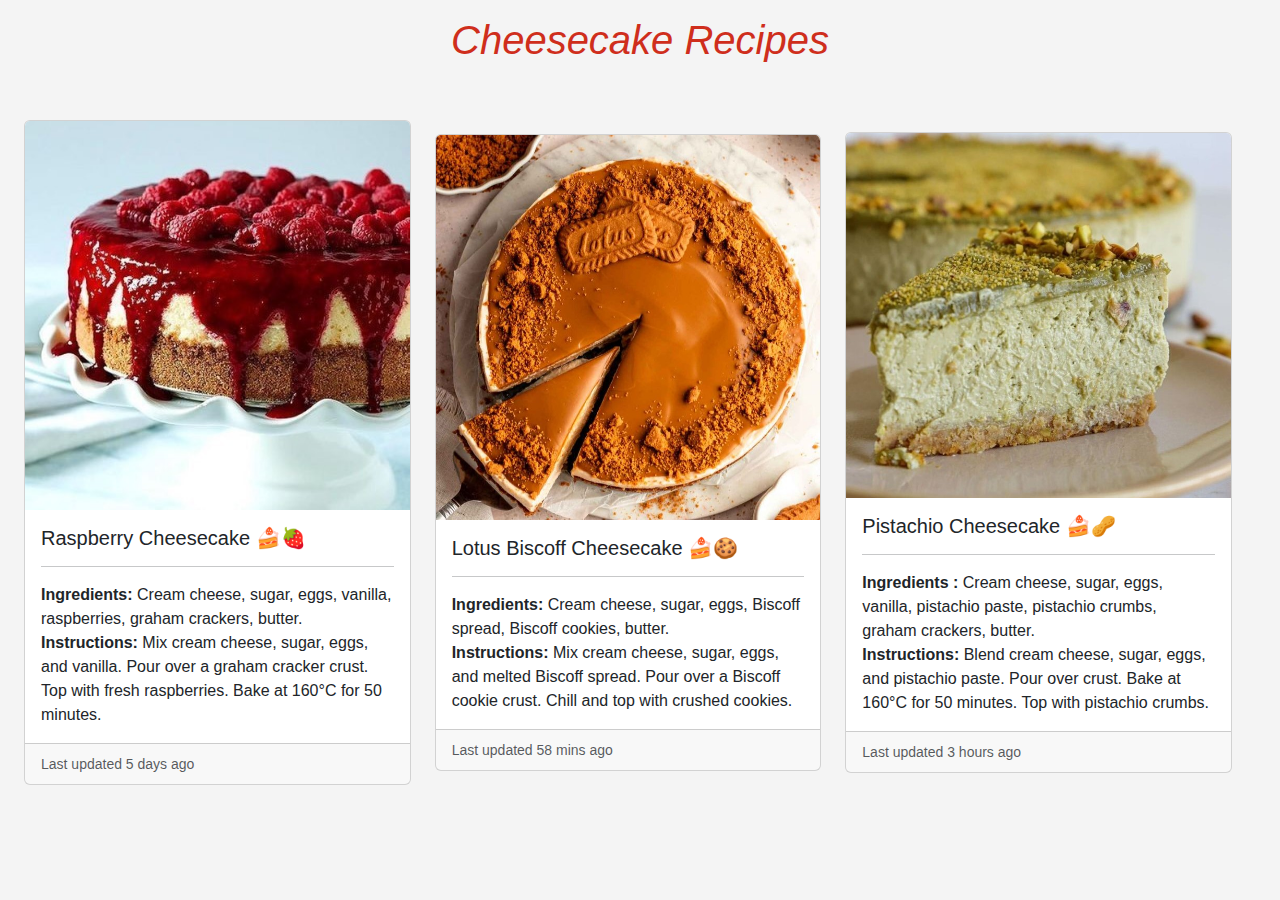
<file: cheesecake.html>
<!DOCTYPE html>
<html lang="en">
<head>
    <meta charset="UTF-8">
    <meta name="viewport" content="width=device-width, initial-scale=1.0">
    <link href="https://cdn.jsdelivr.net/npm/bootstrap@5.3.3/dist/css/bootstrap.min.css" rel="stylesheet" integrity="sha384-QWTKZyjpPEjISv5WaRU9OFeRpok6YctnYmDr5pNlyT2bRjXh0JMhjY6hW+ALEwIH" crossorigin="anonymous">
    <link rel="stylesheet" href="style.css">
    <title>Recipes-Cheesecake</title>
</head>
<body>
    <div class="Cheesecake-cards-header text-center">
        <h2 class="fs-1 fst-italic">Cheesecake Recipes</h2>
    </div>

    <div class="Cheesecake-cards row row-cols-md-3 ">
        <div class="col">
          <div class="card ">
            <img src="/img/çilekli cheesecake.jpg" class="card-img-top" alt="...">
            <div class="card-body">
              <h5 class="card-title"> Raspberry Cheesecake 🍰🍓</h5><hr>
              <p class="card-text">
              <b>Ingredients:</b> Cream cheese, sugar, eggs, vanilla, raspberries, graham crackers, butter.<br>
              <b>Instructions:</b> Mix cream cheese, sugar, eggs, and vanilla. Pour over a graham cracker crust. Top with fresh raspberries. Bake at 160°C for 50 minutes.
              </p>
            </div>
            <div class="card-footer">
              <small class="text-body-secondary">Last updated 5 days ago</small>
            </div>
          </div>
        </div>
        <div class="col">
          <div class="card ">
            <img src="/img/No Bake Biscoff Cheesecake.jpg" class="card-img-top" alt="...">
            <div class="card-body">
              <h5 class="card-title">Lotus Biscoff Cheesecake 🍰🍪</h5><hr>
              <p class="card-text">
              <b>Ingredients:</b> Cream cheese, sugar, eggs, Biscoff spread, Biscoff cookies, butter.<br>
              <b>Instructions:</b> Mix cream cheese, sugar, eggs, and melted Biscoff spread. Pour over a Biscoff cookie crust. Chill and top with crushed cookies.
              </p>
            </div>
            <div class="card-footer">
              <small class="text-body-secondary">Last updated 58 mins ago</small>
            </div>
          </div>
        </div>
        <div class="col">
          <div class="card">
            <img src="/img/Pistachio Cheesecake Recipe.jpg" class="card-img-top" alt="..." >
            <div class="card-body" >
              <h5 class="card-title">Pistachio Cheesecake 🍰🥜</h5><hr>
              <p class="card-text">
                <b>Ingredients :</b> Cream cheese, sugar, eggs, vanilla, pistachio paste, pistachio crumbs, graham crackers, butter.<br>
                <b>Instructions:</b> Blend cream cheese, sugar, eggs, and pistachio paste. Pour over crust. Bake at 160°C for 50 minutes. Top with pistachio crumbs.
              </p>
            </div>
            <div class="card-footer">
              <small class="text-body-secondary">Last updated 3 hours ago</small>
            </div>
          </div>
        </div>
      </div>


<script src="https://cdn.jsdelivr.net/npm/bootstrap@5.3.3/dist/js/bootstrap.bundle.min.js" integrity="sha384-YvpcrYf0tY3lHB60NNkmXc5s9fDVZLESaAA55NDzOxhy9GkcIdslK1eN7N6jIeHz" crossorigin="anonymous"></script>
</body>
</html>
</file>
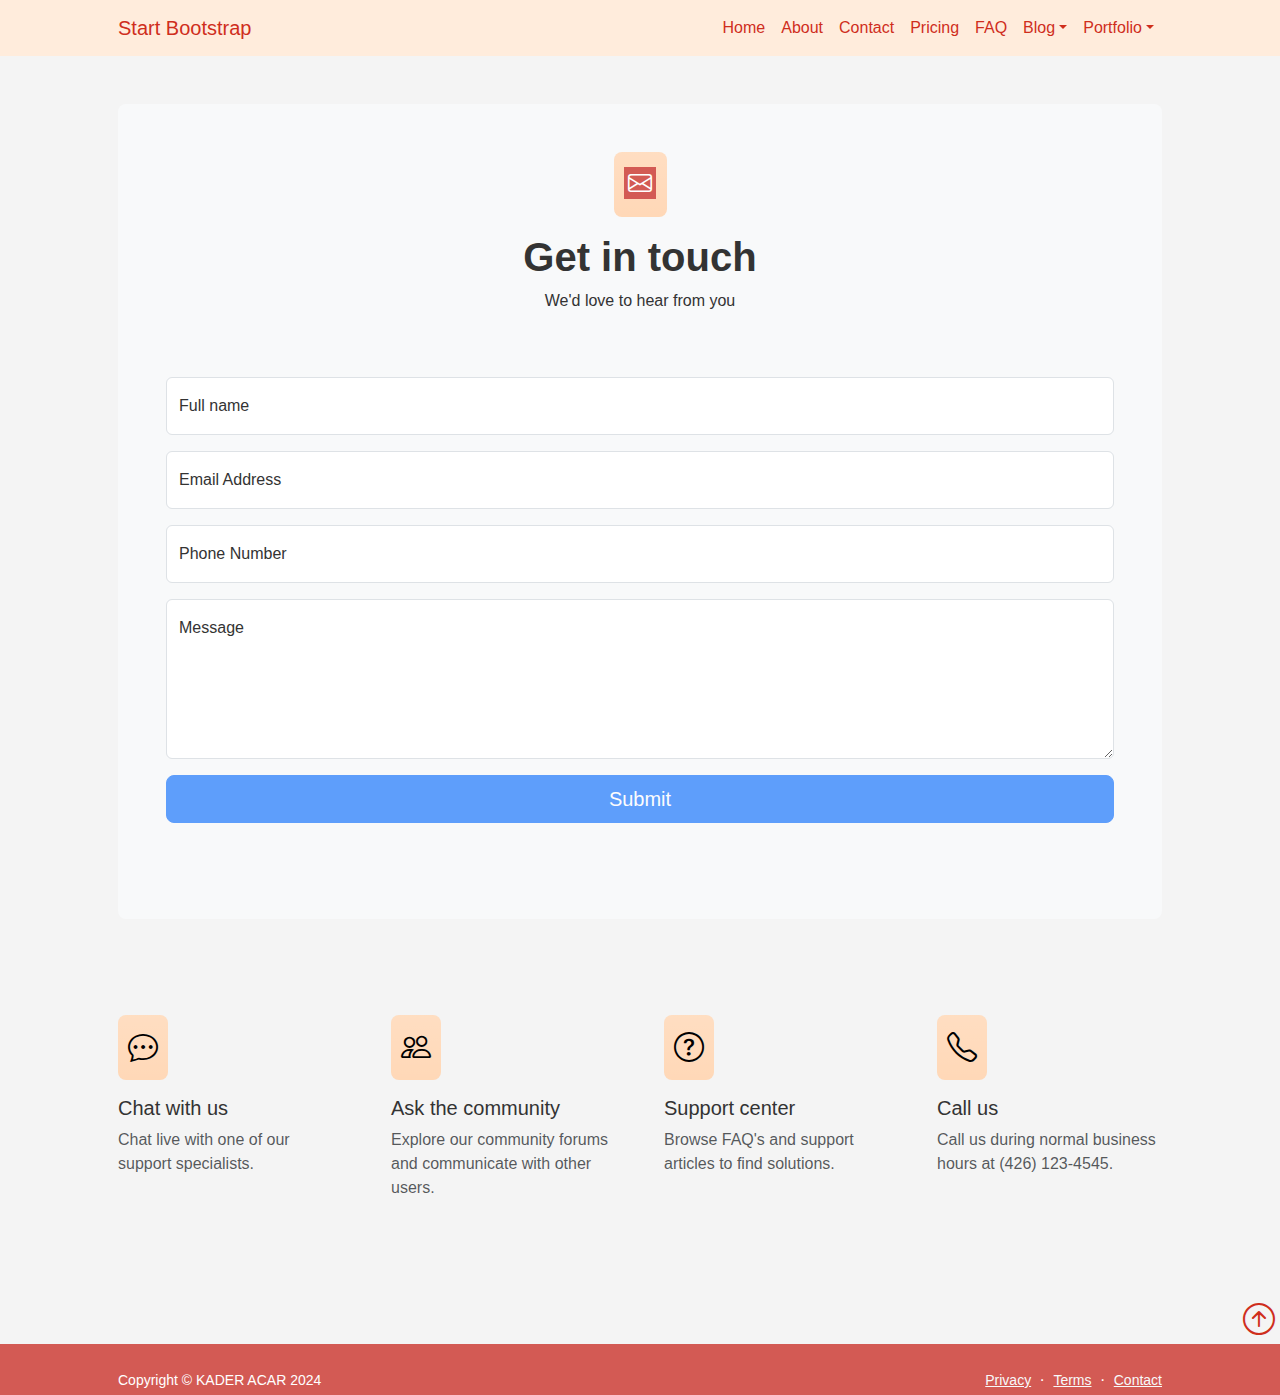
<file: contact.html>
<!DOCTYPE html>
<html lang="en">
<head>
    <meta charset="UTF-8">
    <meta name="viewport" content="width=device-width, initial-scale=1.0">
    <link href="https://cdn.jsdelivr.net/npm/bootstrap-icons@1.5.0/font/bootstrap-icons.css" rel="stylesheet" />
    <link href="https://cdn.jsdelivr.net/npm/bootstrap@5.3.3/dist/css/bootstrap.min.css" rel="stylesheet" integrity="sha384-QWTKZyjpPEjISv5WaRU9OFeRpok6YctnYmDr5pNlyT2bRjXh0JMhjY6hW+ALEwIH" crossorigin="anonymous">
    <link rel="stylesheet" href="style.css">
    <title>Contect</title>
</head>
<body>
  <main class="flex-shrink-0">
  <nav class=" nav-bar navbar navbar-expand-lg  ">
    <div class="container px-5">
      <a class="navbar-brand" href="index.html">Start Bootstrap</a>
      <button
        class="navbar-toggler"type="button"data-bs-toggle="collapse"data-bs-target="#navbarSupportedContent"aria-controls="navbarSupportedContent"aria-expanded="false" aria-label="Toggle navigation">
        <span class="navbar-toggler-icon"></span>
      </button>
      <div class="collapse navbar-collapse" id="navbarSupportedContent">
        <ul class="navbar-nav ms-auto mb-2 mb-lg-0">
          <li class="nav-item"><a class="nav-link" href="index.html">Home</a></li>
          <li class="nav-item"><a class="nav-link" href="about.html">About</a></li>
          <li class="nav-item"><a class="nav-link" href="contact.html">Contact</a></li>
          <li class="nav-item"><a class="nav-link" href="pricing.html">Pricing</a></li>
          <li class="nav-item"><a class="nav-link" href="faq.html">FAQ</a></li>
          <li class="nav-item dropdown"><a class="nav-link dropdown-toggle" id="navbarDropdownBlog" href="#" role="button"data-bs-toggle="dropdown" aria-expanded="false">Blog</a>
            <ul class="dropdown-menu dropdown-menu-end" aria-labelledby="navbarDropdownBlog">
              <li><a class="dropdown-item" href="blog-home.html">Blog Home</a></li>
              <li><a class="dropdown-item" href="blog-post.html">Blog Post</a></li>
            </ul>
          </li>
          <li class="nav-item dropdown">
            <a class="nav-link dropdown-toggle" id="navbarDropdownPortfolio" href="#" role="button" data-bs-toggle="dropdown"aria-expanded="false">Portfolio</a>
            <ul class="dropdown-menu dropdown-menu-end" aria-labelledby="navbarDropdownPortfolio"><li><a class="dropdown-item" href="portfolio-overview.html">Portfolio Overview</a></li>
              <li><a class="dropdown-item" href="portfolio-item.html">Portfolio Item</a></li>
            </ul>
          </li>
        </ul>
      </div>
    </div>
  </nav>


      <section class="py-5">
        <div class="container px-5">
          <div class="bg-light rounded-3 py-5 px-4 px-md-5 mb-5">
            <div class="text-center mb-5">
              <div class="feature bg-gradient text-white rounded-3 mb-3"><i class=" bi-con bi bi-envelope"></i></div>
        <h1 class="text-center fw-bolder">Get in touch</h1>
        <p class="text-center pb-5">We'd love to hear from you</p>

        <form target="_blank" action="https://formsubmit.co/acarkader67@gmail.com" method="POST">
                <div class="form-group">
                  <div class="form-floating mb-3">
                  <input type="text" class="form-control" id="Fullname" placeholder="Full Name"  name="Fullname" required>
                  <label for="Fullname">Full name</label>
                    </div>

                    <div class="form-floating mb-3">
                      <input type="email" class="form-control" id="Email" placeholder="Email Address"name="Email" required>
                      <label for="Email">Email Address</label>
                        </div>

                      <div class="form-floating mb-3">
                       <input type="phone" class="form-control" id="phone" placeholder="(426) 123-4545"  name="phone" required>
                       <label for="phone">Phone Number</label>
                            </div>
                        <div class="form-floating mb-3">
                          <textarea class="form-control" id="message" name="message" placeholder="Your Message" style="height: 10rem" required></textarea>
                         <label for="Message">Message</label>
                        </div>

                        <div class="d-none" id="submitSuccessMessage">
                          <div class="text-center mb-3">
                              <div class="fw-bolder">Form submission successful!</div>
                              To activate this form, sign up at
                              <br />
                          </div>
                      </div>
                      <div class="d-none" id="submitErrorMessage"><div class="text-center text-danger mb-3">Error sending message!</div></div>
                      <div class="d-grid"><button class="btn btn-primary btn-lg disabled" id="submitButton" type="submit">Submit</button></div>            
        </form>
      </div>
    </div>
  </div>
               
  <div class="row gx-5 row-cols-2 row-cols-lg-4 py-5">
    <div class="col">
        <div class="feature  bg-gradient text-black rounded-3 mb-3"><i class="bi bi-chat-dots"></i></div>
        <div class="h5 mb-2">Chat with us</div>
        <p class="text-muted mb-0">Chat live with one of our support specialists.</p>
    </div>
    <div class="col">
        <div class="feature  bg-gradient text-black rounded-3 mb-3"><i class="bi bi-people"></i></div>
        <div class="h5">Ask the community</div>
        <p class="text-muted mb-0">Explore our community forums and communicate with other users.</p>
    </div>
    <div class="col">
        <div class="feature bg-gradient text-black rounded-3 mb-3"><i class="bi bi-question-circle"></i></div>
        <div class="h5">Support center</div>
        <p class="text-muted mb-0">Browse FAQ's and support articles to find solutions.</p>
    </div>
    <div class="col">
        <div class="feature  bg-gradient text-black rounded-3 mb-3"><i class="bi bi-telephone"></i></div>
        <div class="h5">Call us</div>
        <p class="text-muted mb-0">Call us during normal business hours at (426) 123-4545.</p>
    </div>
</div>
</div>
      </section>

      <div class=" text-end">
        <a href="http://127.0.0.1:5500/contact.html"> <i class=" but-up bi bi-arrow-up-circle"></i></a>
    </div>

      <footer class="footer-1 py-4 mt-auto">
        <div class="container px-5">
            <div class="row align-items-center justify-content-between flex-column flex-sm-row">
                <div class="col-auto"><div class="small m-0 text-white">Copyright &copy; KADER ACAR 2024</div></div>
                <div class="col-auto">
                    <a class="link-light small" href="#!">Privacy</a>
                    <span class="text-white mx-1">&middot;</span>
                    <a class="link-light small" href="#!">Terms</a>
                    <span class="text-white mx-1">&middot;</span>
                    <a class="link-light small" href="#!">Contact</a>
                </div>
            </div>
        </div>
    </footer>


    </main>
</body>
</html>
</file>
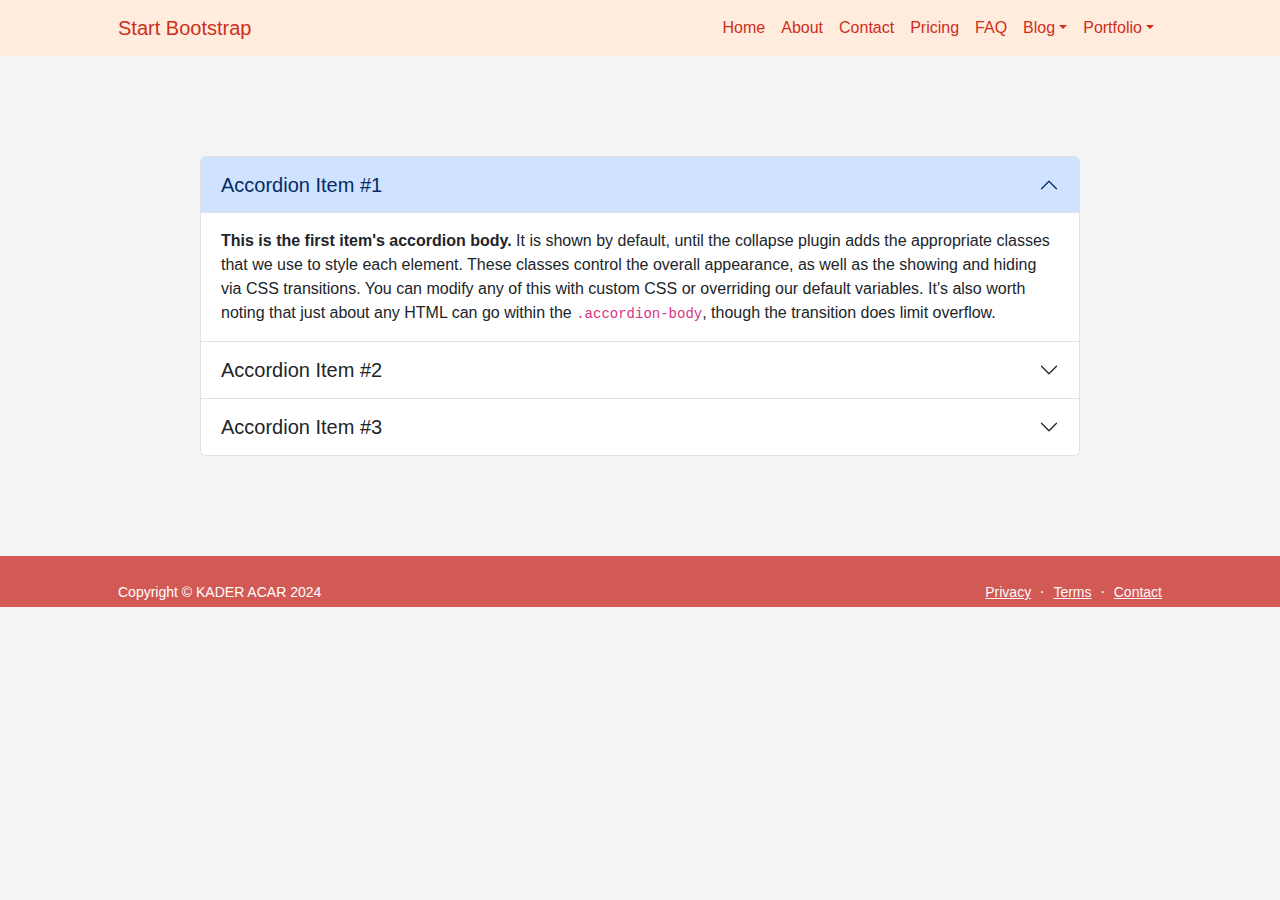
<file: faq.html>
<!DOCTYPE html>
<html lang="en">
<head>
    <meta charset="UTF-8">
    <meta name="viewport" content="width=device-width, initial-scale=1.0">
    <link href="https://cdn.jsdelivr.net/npm/bootstrap@5.3.3/dist/css/bootstrap.min.css"rel="stylesheet"integrity="sha384-QWTKZyjpPEjISv5WaRU9OFeRpok6YctnYmDr5pNlyT2bRjXh0JMhjY6hW+ALEwIH"crossorigin="anonymous"/>
    <link rel="stylesheet" href="https://cdn.jsdelivr.net/npm/bootstrap-icons@1.11.3/font/bootstrap-icons.min.css">
    <link rel="stylesheet" href="style.css">
    <title>Document</title>
</head>


    <nav class=" nav-bar navbar navbar-expand-lg  ">
      <div class="container px-5">
        <a class="navbar-brand" href="index.html">Start Bootstrap</a>
        <button
          class="navbar-toggler"type="button"data-bs-toggle="collapse"data-bs-target="#navbarSupportedContent"aria-controls="navbarSupportedContent"aria-expanded="false" aria-label="Toggle navigation">
          <span class="navbar-toggler-icon"></span>
        </button>
        <div class="collapse navbar-collapse" id="navbarSupportedContent">
          <ul class="navbar-nav ms-auto mb-2 mb-lg-0">
            <li class="nav-item"><a class="nav-link" href="index.html">Home</a></li>
            <li class="nav-item"><a class="nav-link" href="about.html">About</a></li>
            <li class="nav-item"><a class="nav-link" href="contact.html">Contact</a></li>
            <li class="nav-item"><a class="nav-link" href="pricing.html">Pricing</a></li>
            <li class="nav-item"><a class="nav-link" href="faq.html">FAQ</a></li>
            <li class="nav-item dropdown"><a class="nav-link dropdown-toggle" id="navbarDropdownBlog" href="#" role="button"data-bs-toggle="dropdown" aria-expanded="false">Blog</a>
              <ul class="dropdown-menu dropdown-menu-end" aria-labelledby="navbarDropdownBlog">
                <li><a class="dropdown-item" href="blog-home.html">Blog Home</a></li>
                <li><a class="dropdown-item" href="blog-post.html">Blog Post</a></li>
              </ul>
            </li>
            <li class="nav-item dropdown">
              <a class="nav-link dropdown-toggle" id="navbarDropdownPortfolio" href="#" role="button" data-bs-toggle="dropdown"aria-expanded="false">Portfolio</a>
              <ul class="dropdown-menu dropdown-menu-end" aria-labelledby="navbarDropdownPortfolio"><li><a class="dropdown-item" href="portfolio-overview.html">Portfolio Overview</a></li>
                <li><a class="dropdown-item" href="portfolio-item.html">Portfolio Item</a></li>
              </ul>
            </li>
          </ul>
        </div>
      </div>
    </nav>

    <div class="accordion-faq">
    <div class="accordion" id="accordionPanelsStayOpenExample">
        <div class="accordion-item">
          <h2 class="accordion-header" id="panelsStayOpen-headingOne">
            <button class="accordion-button" type="button" data-bs-toggle="collapse" data-bs-target="#panelsStayOpen-collapseOne" aria-expanded="true" aria-controls="panelsStayOpen-collapseOne">
              Accordion Item #1
            </button>
          </h2>
          <div id="panelsStayOpen-collapseOne" class="accordion-collapse collapse show" aria-labelledby="panelsStayOpen-headingOne">
            <div class="accordion-body">
              <strong>This is the first item's accordion body.</strong> It is shown by default, until the collapse plugin adds the appropriate classes that we use to style each element. These classes control the overall appearance, as well as the showing and hiding via CSS transitions. You can modify any of this with custom CSS or overriding our default variables. It's also worth noting that just about any HTML can go within the <code>.accordion-body</code>, though the transition does limit overflow.
            </div>
          </div>
        </div>
        <div class="accordion-item">
          <h2 class="accordion-header" id="panelsStayOpen-headingTwo">
            <button class="accordion-button collapsed" type="button" data-bs-toggle="collapse" data-bs-target="#panelsStayOpen-collapseTwo" aria-expanded="false" aria-controls="panelsStayOpen-collapseTwo">
              Accordion Item #2
            </button>
          </h2>
          <div id="panelsStayOpen-collapseTwo" class="accordion-collapse collapse" aria-labelledby="panelsStayOpen-headingTwo">
            <div class="accordion-body">
              <strong>This is the second item's accordion body.</strong> It is hidden by default, until the collapse plugin adds the appropriate classes that we use to style each element. These classes control the overall appearance, as well as the showing and hiding via CSS transitions. You can modify any of this with custom CSS or overriding our default variables. It's also worth noting that just about any HTML can go within the <code>.accordion-body</code>, though the transition does limit overflow.
            </div>
          </div>
        </div>
        <div class="accordion-item">
          <h2 class="accordion-header" id="panelsStayOpen-headingThree">
            <button class="accordion-button collapsed" type="button" data-bs-toggle="collapse" data-bs-target="#panelsStayOpen-collapseThree" aria-expanded="false" aria-controls="panelsStayOpen-collapseThree">
              Accordion Item #3
            </button>
          </h2>
          <div id="panelsStayOpen-collapseThree" class="accordion-collapse collapse" aria-labelledby="panelsStayOpen-headingThree">
            <div class="accordion-body">
              <strong>This is the third item's accordion body.</strong> It is hidden by default, until the collapse plugin adds the appropriate classes that we use to style each element. These classes control the overall appearance, as well as the showing and hiding via CSS transitions. You can modify any of this with custom CSS or overriding our default variables. It's also worth noting that just about any HTML can go within the <code>.accordion-body</code>, though the transition does limit overflow.
            </div>
          </div>
        </div>
      </div>
    </div>


    
      <footer class="footer-1 py-4 mt-auto">
        <div class="container px-5">
            <div class="row align-items-center justify-content-between flex-column flex-sm-row">
                <div class="col-auto"><div class="small m-0 text-white">Copyright &copy; KADER ACAR 2024</div></div>
                <div class="col-auto">
                    <a class="link-light small" href="#!">Privacy</a>
                    <span class="text-white mx-1">&middot;</span>
                    <a class="link-light small" href="#!">Terms</a>
                    <span class="text-white mx-1">&middot;</span>
                    <a class="link-light small" href="#!">Contact</a>
                </div>
            </div>
        </div>
    </footer>



<script src="https://cdn.jsdelivr.net/npm/bootstrap@5.3.3/dist/js/bootstrap.bundle.min.js" integrity="sha384-YvpcrYf0tY3lHB60NNkmXc5s9fDVZLESaAA55NDzOxhy9GkcIdslK1eN7N6jIeHz" crossorigin="anonymous"></script>
</body>
</html>
</file>
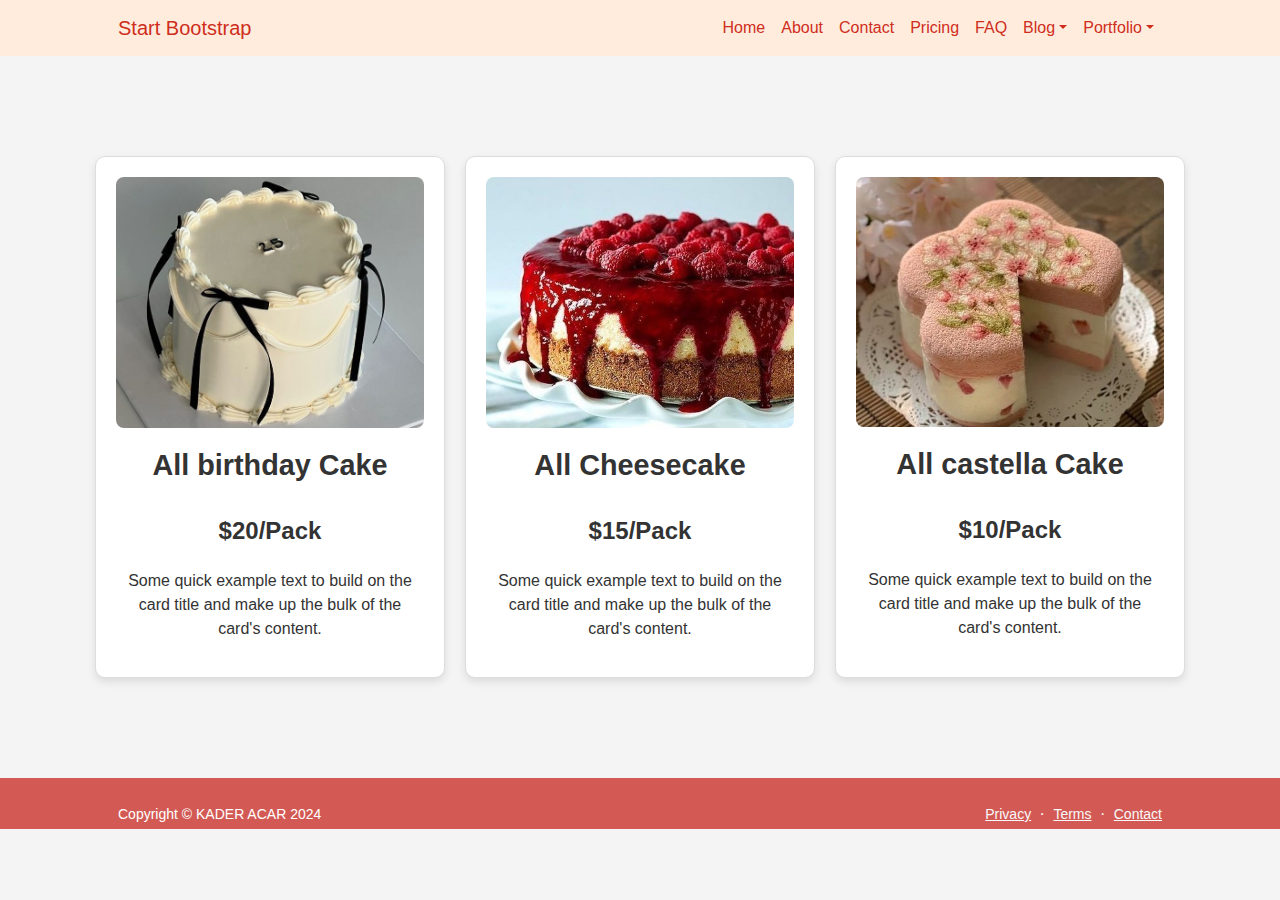
<file: pricing.html>
<!DOCTYPE html>
<html lang="en">
<head>
    <meta charset="UTF-8">
    <meta name="viewport" content="width=device-width, initial-scale=1.0">
    <link href="https://cdn.jsdelivr.net/npm/bootstrap@5.3.3/dist/css/bootstrap.min.css"rel="stylesheet"integrity="sha384-QWTKZyjpPEjISv5WaRU9OFeRpok6YctnYmDr5pNlyT2bRjXh0JMhjY6hW+ALEwIH"crossorigin="anonymous"/>
    <link rel="stylesheet" href="https://cdn.jsdelivr.net/npm/bootstrap-icons@1.11.3/font/bootstrap-icons.min.css">
    <link rel="stylesheet" href="style.css">
    <title>Pricing</title>
</head>
<body>
    
    <main class="flex-shrink-0">
        <nav class=" nav-bar navbar navbar-expand-lg  ">
          <div class="container px-5">
            <a class="navbar-brand" href="index.html">Start Bootstrap</a>
            <button
              class="navbar-toggler"type="button"data-bs-toggle="collapse"data-bs-target="#navbarSupportedContent"aria-controls="navbarSupportedContent"aria-expanded="false" aria-label="Toggle navigation">
              <span class="navbar-toggler-icon"></span>
            </button>
            <div class="collapse navbar-collapse" id="navbarSupportedContent">
              <ul class="navbar-nav ms-auto mb-2 mb-lg-0">
                <li class="nav-item"><a class="nav-link" href="index.html">Home</a></li>
                <li class="nav-item"><a class="nav-link" href="about.html">About</a></li>
                <li class="nav-item"><a class="nav-link" href="contact.html">Contact</a></li>
                <li class="nav-item"><a class="nav-link" href="pricing.html">Pricing</a></li>
                <li class="nav-item"><a class="nav-link" href="faq.html">FAQ</a></li>
                <li class="nav-item dropdown"><a class="nav-link dropdown-toggle" id="navbarDropdownBlog" href="#" role="button"data-bs-toggle="dropdown" aria-expanded="false">Blog</a>
                  <ul class="dropdown-menu dropdown-menu-end" aria-labelledby="navbarDropdownBlog">
                    <li><a class="dropdown-item" href="blog-home.html">Blog Home</a></li>
                    <li><a class="dropdown-item" href="blog-post.html">Blog Post</a></li>
                  </ul>
                </li>
                <li class="nav-item dropdown">
                  <a class="nav-link dropdown-toggle" id="navbarDropdownPortfolio" href="#" role="button" data-bs-toggle="dropdown"aria-expanded="false">Portfolio</a>
                  <ul class="dropdown-menu dropdown-menu-end" aria-labelledby="navbarDropdownPortfolio"><li><a class="dropdown-item" href="portfolio-overview.html">Portfolio Overview</a></li>
                    <li><a class="dropdown-item" href="portfolio-item.html">Portfolio Item</a></li>
                  </ul>
                </li>
              </ul>
            </div>
          </div>
        </nav>

   

    <section class="pricing-container">
        <div class="pricing-card">
            <a href="birthday-cake.html"><img src="/img/indir.jpg" class="card-img-top img-fluid rounded-3" alt="Birthday Cakes"></a>
            <h2>All birthday Cake</h2>
            <p class="price">$20/Pack</p>
            <p>Some quick example text to build on the card title and make up the bulk of the card's content.</p>
        </div>

        <div class="pricing-card featured">
            <a href="/cheesecake.html" ><img src="/img/12456.jpg" class="card-img-top img-fluid rounded-3 alt="Cheesecake"></a>
            <h2>All Cheesecake</h2>
            <p class="price">$15/Pack</p>
            <p>Some quick example text to build on the card title and make up the bulk of the card's content.</p>
        </div>

        <div class="pricing-card">
            <a href="/castella-cake.html"><img src="/img/kiki.jpg" class="card-img-top img-fluid rounded-3" alt="..."></a>
            <h2>All castella Cake </h2>
            <p class="price">$10/Pack</p>
            <p>Some quick example text to build on the card title and make up the bulk of the card's content.</p>
        </div>
    </section>

    <footer class="footer-1 py-4 mt-auto">
        <div class="container px-5">
            <div class="row align-items-center justify-content-between flex-column flex-sm-row">
                <div class="col-auto"><div class="small m-0 text-white">Copyright &copy; KADER ACAR 2024</div></div>
                <div class="col-auto">
                    <a class="link-light small" href="#!">Privacy</a>
                    <span class="text-white mx-1">&middot;</span>
                    <a class="link-light small" href="#!">Terms</a>
                    <span class="text-white mx-1">&middot;</span>
                    <a class="link-light small" href="#!">Contact</a>
                </div>
            </div>
        </div>
    </footer>



<script src="https://cdn.jsdelivr.net/npm/bootstrap@5.3.3/dist/js/bootstrap.bundle.min.js" integrity="sha384-YvpcrYf0tY3lHB60NNkmXc5s9fDVZLESaAA55NDzOxhy9GkcIdslK1eN7N6jIeHz" crossorigin="anonymous"></script>
</body>
</html>
</file>
<file: style.css>
.head-1{
    background-color: #ffd8b7;
    padding-top: 20rem;
   background-repeat: no-repeat; 
    background-size: cover;
    background-position: center;
    margin: 0;  
}

.nav-bar{
    background-color:#ffecdc;
}
.heads-2{
    font-size: 3.2rem;
    align-items: center;
    padding-top: 98px;
    font-weight: bolder;
    color: #cf2e1c;
    
}
.prg-1{
    color: rgba(207, 46, 28, 0.5);
    font-size: 20px;
    font-weight: semibold;
    padding-top: 50px;
}
.but-on{
    margin-left: 20px;
    margin-top: 10px;
   background-color: #cf2e1c;
}

.navbar-brand{
    color: #cf2e1c !important;
}
.nav-link{
    color: #cf2e1c !important;
}
.icon-i{
    margin-top: 80px;
    padding-bottom: 20px;
}
.he-ad{
    color: #b12a17;
}

.feature{
    background-color: #ffd8b7;
    font-size: 30px;
    display: inline-block;
    padding: 10px;
    border-radius: 20px;
}
.wor-ky{
    font-size: 1.5rem;
    margin-bottom: 30px;
    text-align: center;
    font-style: italic;
    padding-bottom: 5px;
    
}
.levi{
    border-radius: 50% !important;
    width: 30px;
    height: 30px;
    margin-right: 10px;
}
.card-1{
    width: 88%;
    align-items: center;
    padding: 20px;
    margin: 100px;
    margin-top: auto;  
    margin-bottom: auto; 
   
}
.badge-bg{
    background-color: #c82a17 !important;
}

.sing-up{
    padding: 3rem !important;
    margin:8.5%;
    width: 85%;
    align-items: start;
    border-radius: 5px;
    text-align: center;
    padding-top: 0px;
    background-color: #d35a54;
}
.footer-1{
    background-color: #d35a54;
    margin: 0;
    padding: 0;
    height: 51px;
}
.te-am{
    text-align: center;
    
}
.pa-2{
    text-align: center;
}
.h1{
    text-align: center;
}

.btn{
    color: #132a13;
    border-color: #132a13;
    text-align: center;
}
.btn:hover{
    color: white;
    background-color: #132a13;
}
.bi-con{
    height: 2rem;
    width: 2rem;
    font-size: 1.5rem;
    display: inline-flex;
    align-items: center;
    justify-content: center;
    margin: 0.5px;
    background-color: #d35a54;
}
.but-up{
    padding: 5px 5px;
    border: 2rem;
    font-size: 2rem;
    color: #cf2e1c;
}
.but-up:hover{
    color: #cf2e1c; 
}

.birthday-cards, .Cheesecake-cards, .Castella-cards{
    width: 100%;
    height: 50%;
    padding: 1.5rem;
    padding-top: 2rem;
    display: flex;
    align-items: center;
    justify-content: center;
}

.birthday-cards-header, .Cheesecake-cards-header, .Castella-cards-header{
    text-align: center;
    font-size: 2rem;
    color: #cf2e1c;
    padding: 1rem;
}

body {
    font-family: Arial, sans-serif;
    background-color: #f4f4f4;
    color: #333;
}

header {
    text-align: center;
    padding: 50px 0;
    background-color: #ffffff;
    color: #333;
    border-top: 1px solid #ddd;
}

header h1 {
    font-size: 2.5em;
}

header p {
    font-size: 1.2em;
}

.pricing-container {
    display: flex;
    justify-content: center;
    gap: 20px;
    margin-block: 100px;   
}

.pricing-card {
    background-color: white;
    border: 1px solid #ddd;
    border-radius: 10px;
    padding: 20px;
    text-align: center;
    width: 350px;
    box-shadow: 0 4px 8px rgba(0, 0, 0, 0.1);
    transition: transform 0.3s ease;
    margin: 0;
}

.pricing-card:hover {
    transform: translateY(-10px);
}

.pricing-card h2 {
    font-size: 1.8em;
    margin-bottom: 10px;
    padding: 20px;
    font-weight: 700;
}

.price {
    font-size: 1.5em;
    margin-bottom: 20px;
    font-weight: bold;
}

button {
    background-color: #333;
    color: white;
    border: none;
    padding: 10px 20px;
    border-radius: 5px;
    cursor: pointer;
    font-size: 1em;
    transition: background-color 0.3s ease;
}

button:hover {
    background-color: #555;
}

.accordion-faq{
    display: flex;
    justify-content: center;
    align-items: center;
    gap: 20px;
    margin-block: 100px;
    width: 100%;
    overflow-y: hidden;
    padding-inline: 200px;
}

.accordion-button{
    font-size: 20px;
    background-color: white;
}
</file>
